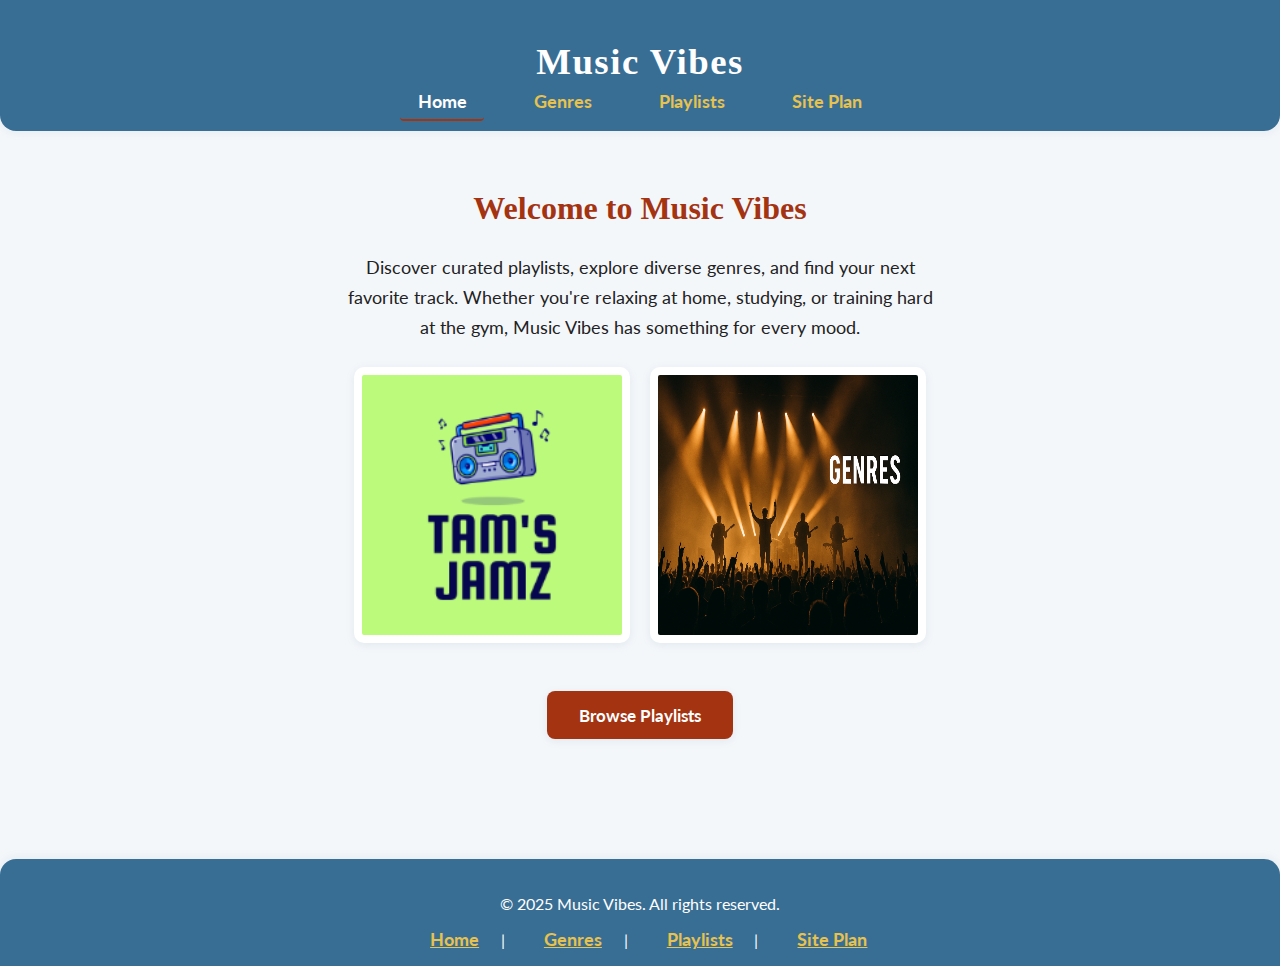
<file: wwr/mysite/index.html>
<!DOCTYPE html>
<html lang="en-us">
<head>
  <meta charset="UTF-8">
  <title>Music Vibes | Home</title>
  <meta name="viewport" content="width=device-width, initial-scale=1" />
  <link rel="stylesheet" href="styles/styles.css">
  <link href="https://fonts.googleapis.com/css?family=IM+Fell+French+Canon+SC:400,700|Lato:400,700&display=swap" rel="stylesheet">
</head>
<body>
  <header>
    <h1>Music Vibes</h1>
    <nav aria-label="Main site navigation">
      <ul>
        <li><a href="index.html" class="active" aria-current="page">Home</a></li>
        <li><a href="genre.html">Genres</a></li>
        <li><a href="playlists.html">Playlists</a></li>
        <li><a href="site-plan.html">Site Plan</a></li>
      </ul>
    </nav>
  </header>

  <main>
    <section class="hero">
      <h2>Welcome to Music Vibes</h2>
      <p>
        Discover curated playlists, explore diverse genres, and find your next favorite track. Whether you're relaxing at home, studying, or training hard at the gym, Music Vibes has something for every mood.
      </p>
      <div class="image-row">
        <img src="images/75fe9f7c15bd4133aff94d66bab55986-free.png" alt="Music Vibes logo and homepage image" loading="lazy">
        <img src="images/home2.png" alt="Atmospheric music-themed illustration" loading="lazy">
      </div>
      <a href="playlists.html" class="cta-button">Browse Playlists</a>
    </section>
  </main>

  <footer>
    <p>&copy; 2025 Music Vibes. All rights reserved.</p>
    <nav aria-label="Footer navigation">
      <a href="index.html">Home</a> |
      <a href="genre.html">Genres</a> |
      <a href="playlists.html">Playlists</a> |
      <a href="site-plan.html">Site Plan</a>
    </nav>
  </footer>
</body>
</html>
</file>
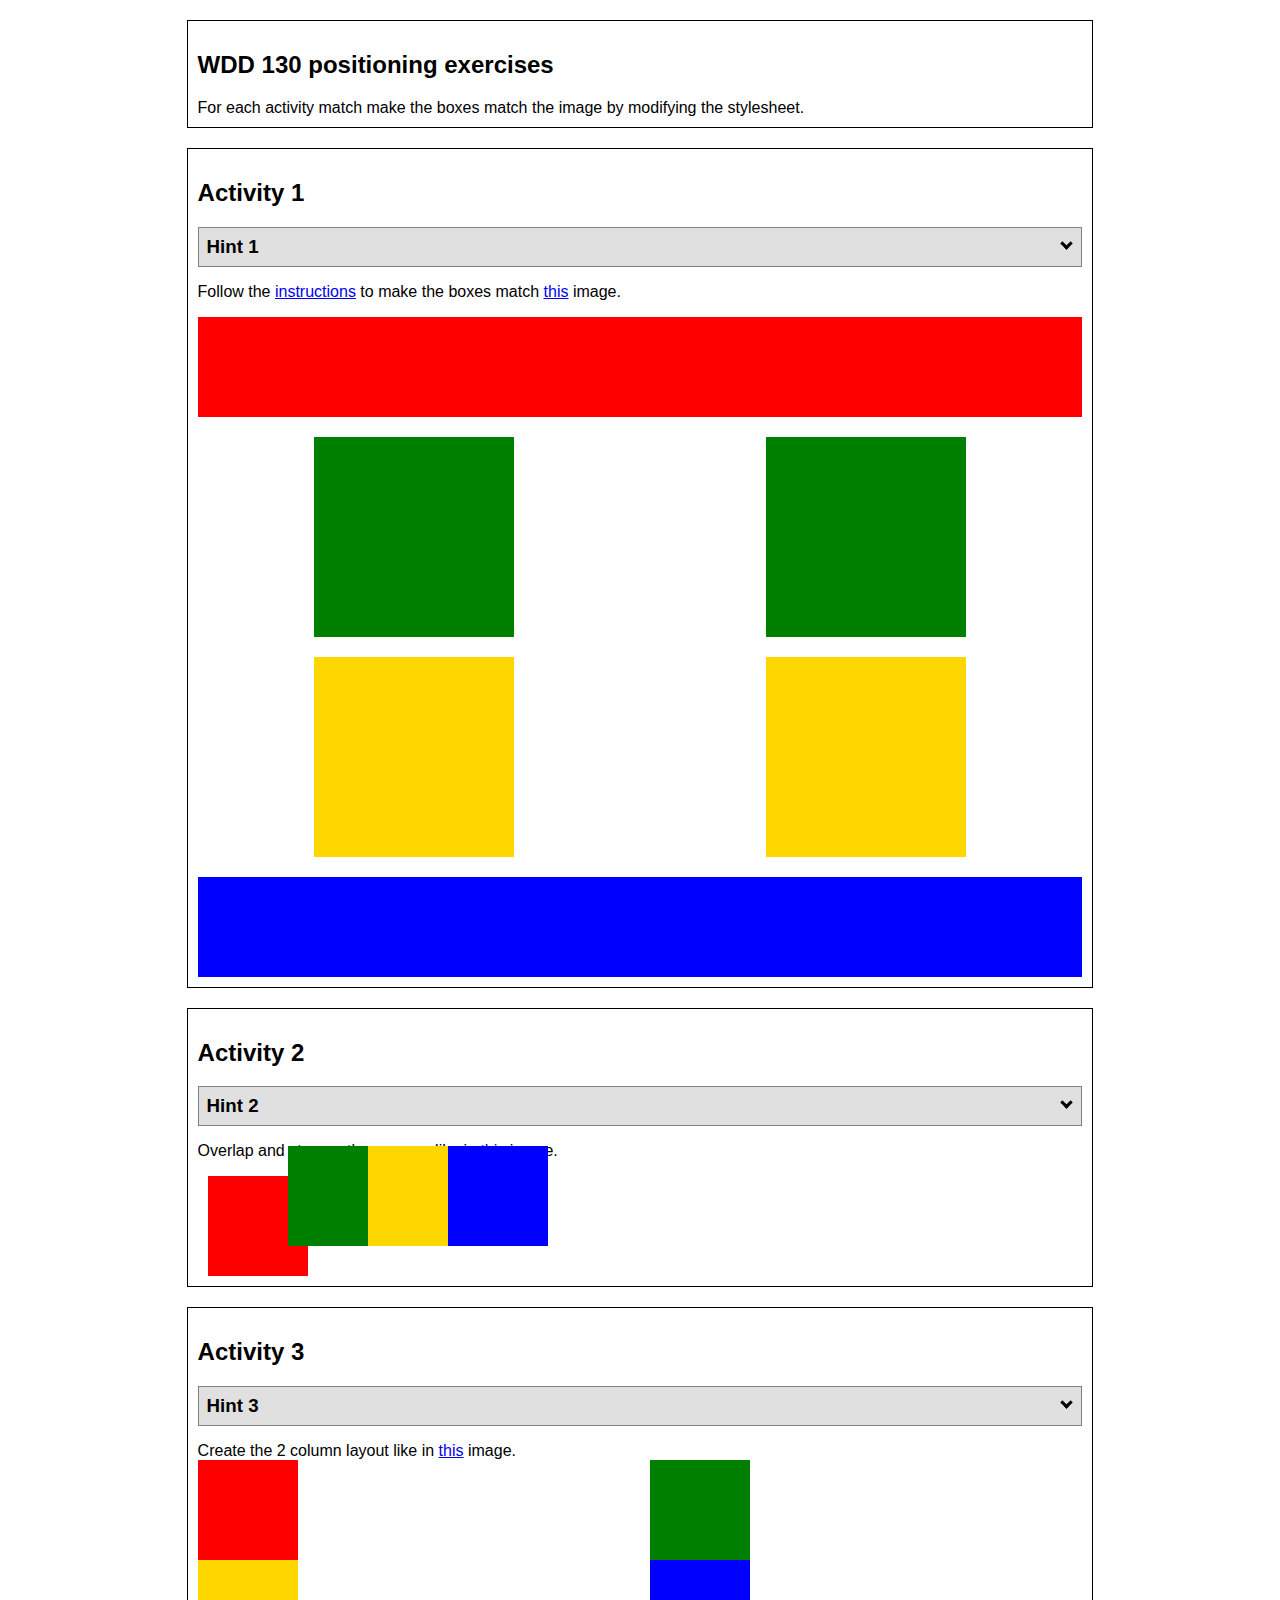
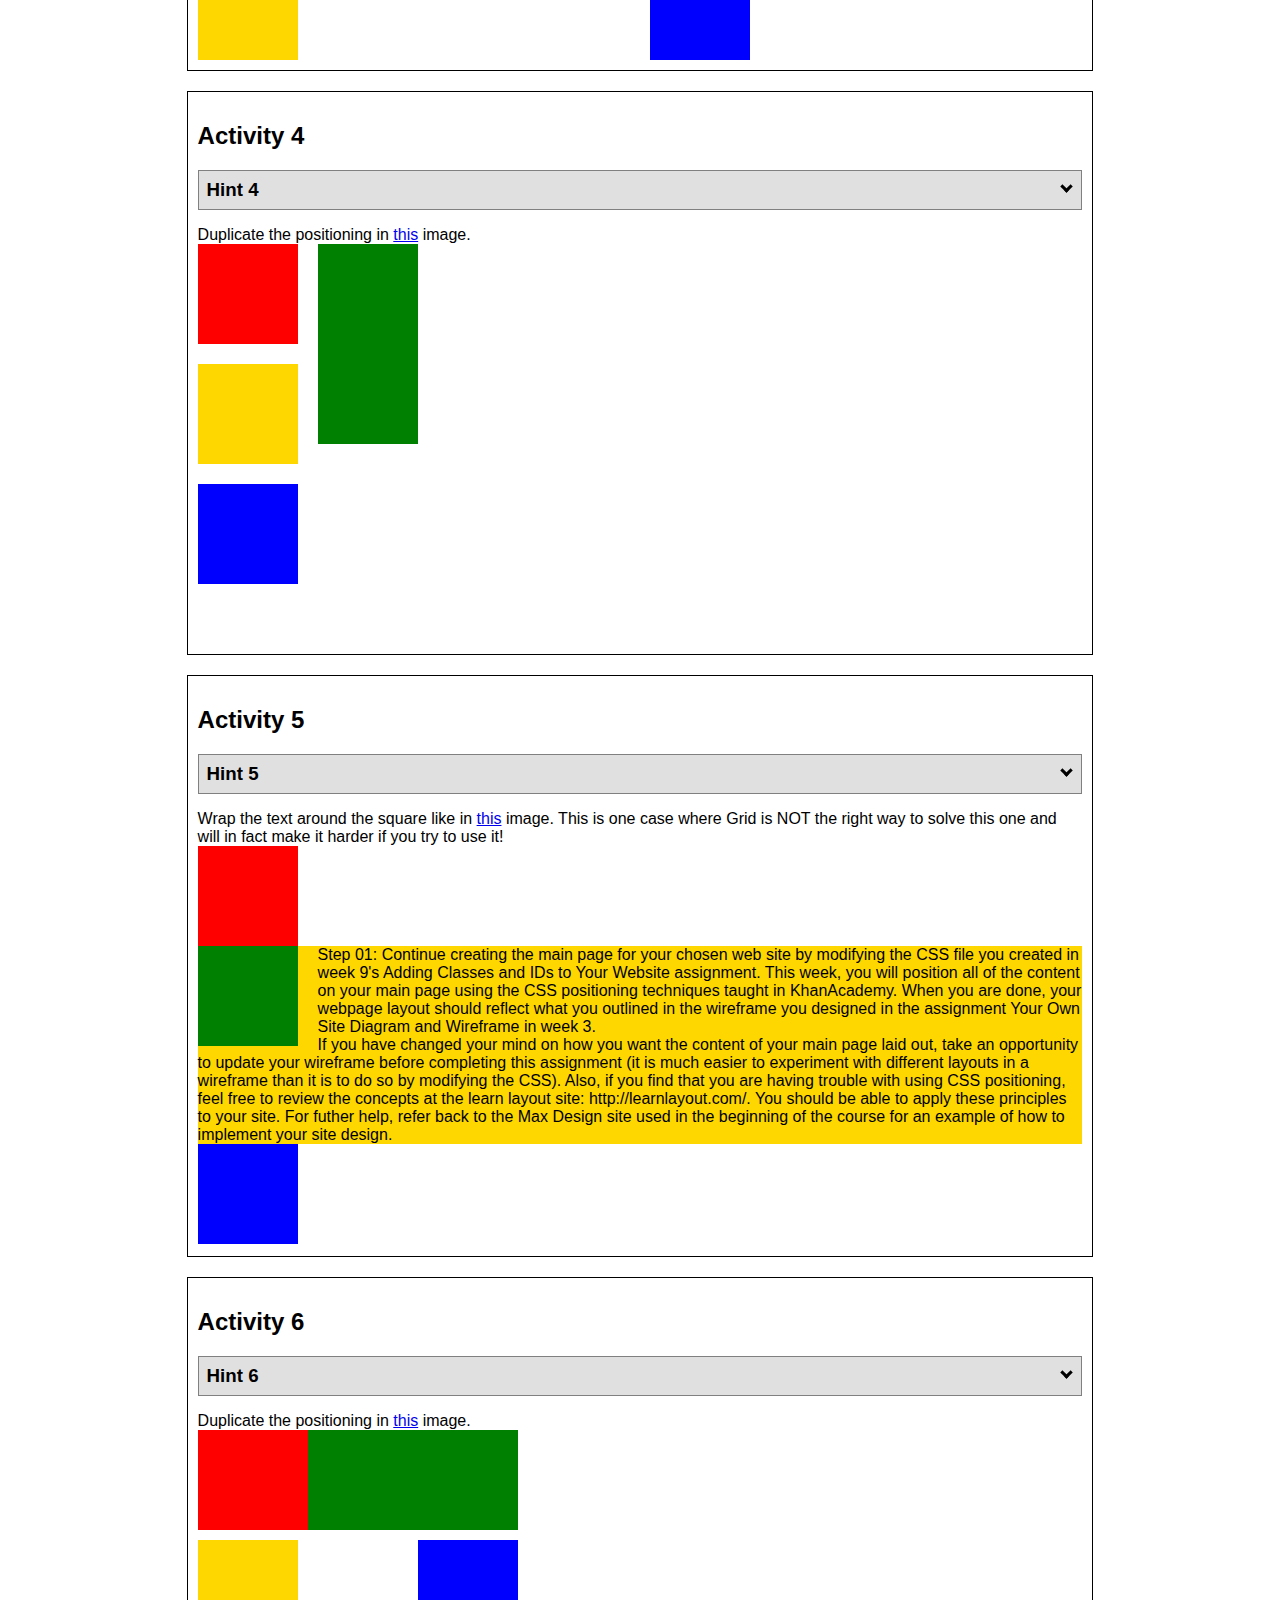
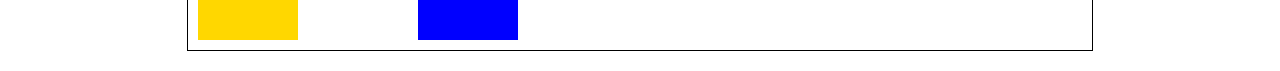
<file: positioning/positioning.html>
<!DOCTYPE html>
<html lang="en">
  <head>
    <!-- HTML - Name: positioning.html -->
    <title>Positioning Activity</title>
    <link rel="stylesheet" type="text/css" href="positionstyles.css" />
  </head>
  <body>
    <div class="activity">
      <h2>WDD 130 positioning exercises</h2>
      For each activity match make the boxes match the image by modifying the stylesheet.</div>
    <div class="activity">
      <h2>Activity 1</h2>
      <section class="hint"><input type="checkbox" ><i></i> <h3>Hint 1</h3><div><p>Check out the <a href="https://byui-wdd.github.io/wdd130/activities/w06-css-positioning.html" target="_blank">activity instructions</a> in Ilearn!</p></div></section>
      <p>Follow the <a href="https://byui-wdd.github.io/wdd130/activities/w06-css-positioning.html" target="_blank">instructions</a> to make the boxes match  <a href="https://byui-wdd.github.io/wdd130/images/example1.png" target="_blank">this</a> image.</p>
      <div class="content1" >
        <div class="red1" ></div>
        <div class="green1" ></div>
        <div class="green1" ></div>
        <div class="yellow1"></div>
        <div class="yellow1"></div>
        <div class="blue1"></div>
      </div>
    </div>
    <div class="activity">
      <h2>Activity 2</h2>
      <section class="hint"><input type="checkbox" > <h3>Hint 2</h3><i></i><div>
      <ul>
      <li>grid-template-columns: 50px 50px 50px 50px 50px </li></ul></div></section>
      <p>Overlap and stagger the squares like in <a href="https://byui-wdd.github.io/wdd130/images/example2.png" target="_blank">this</a> image.</p>
      <div class="content2" >
        <div class="red2" ></div>
        <div class="green2" ></div>
        <div class="yellow2"></div>
        <div class="blue2"></div>
      </div>
    </div>
    <div class="activity">
      <h2>Activity 3</h2>
      <section class="hint"><input type="checkbox" > <h3>Hint 3</h3><i></i><div><p>This one is going to be best solved with CSS Grid. Remember to make the boxes the right width first...then start moving them around. </p><h4>Properties used:</h4><ul><li>display:grid;</li><li>grid-template-columns:</li><li>grid-column-gap:</li>
        <li>grid-column:</li>  </ul></div></section>
      Create the 2 column layout like in <a href="https://byui-wdd.github.io/wdd130/images/example3.png" target="_blank">this</a>  image.
      <div class="content3" >
        <div class="red3" ></div>
        <div class="green3" ></div>
        <div class="yellow3"></div>
        <div class="blue3"></div>
      </div>
    </div>
    <div class="activity">
      <h2>Activity 4</h2>
      <section class="hint"><input type="checkbox" > <h3>Hint 4</h3><i></i><div><p>For the others we have been primarily concerned with width. For this one you will need to adjust height as well. </p><h4>Properties used:</h4><ul><li>display:grid;</li><li>grid-template-columns:</li><li>grid-row:</li></ul></div></section>
      Duplicate the positioning in <a href="https://byui-wdd.github.io/wdd130/images/example4.png" target="_blank">this</a> image. 
      <div class="content4" >
        <div class="red4" ></div>
        <div class="green4" ></div>
        <div class="yellow4"></div>
        <div class="blue4"></div>
      </div>
    </div>

    <div class="activity">
      <h2>Activity 5</h2>
      <section class="hint"><input type="checkbox" > <h3>Hint 5</h3><i></i><div><p>Grid is <strong>not</strong> the right way to do this.  In fact there is only one way to really do that...and that is with float. Remember that we float the thing we want the text to wrap around.  Also remember to start by making all the shapes the right size and shape.</p><h4>Properties used:</h4><ul><li>float: left;</li></ul></div></section>
      Wrap the text around the square like in <a href="https://byui-wdd.github.io/wdd130/images/example5.png" target="_blank">this</a> image. This is one case where Grid is NOT the right way to solve this one and will in fact make it harder if you try to use it!
      <div class="content5" >
        <div class="red5" ></div>
        <div class="green5" ></div>
        <div class="yellow5">Step 01: Continue creating the main page for your chosen web site by modifying the CSS file you created in week 9's Adding Classes and IDs to Your Website assignment. This week, you will position all of the content on your main page using the CSS positioning techniques taught in KhanAcademy. When you are done, your webpage layout should reflect what you outlined in the wireframe you designed in the assignment Your Own Site Diagram and Wireframe in week 3. <br />
          If you have changed your mind on how you want the content of your main page laid out, take an opportunity to update your wireframe before completing this assignment (it is much easier to experiment with different layouts in a wireframe than it is to do so by modifying the CSS). Also, if you find that you are having trouble with using CSS positioning, feel free to review the concepts at the learn layout site: http://learnlayout.com/. You should be able to apply these principles to your site. For futher help, refer back to the Max Design site used in the beginning of the course for an example of how to implement your site design.</div>
        <div class="blue5"></div>
      </div>
    </div>
    <div class="activity">
      <h2>Activity 6</h2>
      <section class="hint"><input type="checkbox" > <h3>Hint 6</h3><i></i><div><p>This one is all about visualizing the grid behind the layout. If you are having a hard time doing that first: all the sizes are even multiples of 100, and second here is another example with the lines drawn: <a href="https://byui-wdd.github.io/wdd130/images/example6-hint.png" target="_blank">example 6 with lines</a>. For this one you will find it easiest if you use px for the column width. You can also use <kbd>z-index</kbd> to control the element layering.    </p><h4>Properties used:</h4><ul><li>display:grid;</li><li>grid-template-columns:</li><li>grid-column:</li><li>grid-row:</li><li><a href="https://www.w3schools.com/cssref/pr_pos_z-index.asp" target="_blank">z-index:</a></li></ul></div></section>
      Duplicate the positioning in <a href="https://byui-wdd.github.io/wdd130/images/example6.png" target="_blank">this</a> image.
      <div class="content6" >
        <div class="red6" ></div>
        <div class="green6" ></div>
        <div class="yellow6"></div>
        <div class="blue6"></div>
      </div>
    </div>
  </body>
</html>
</file>
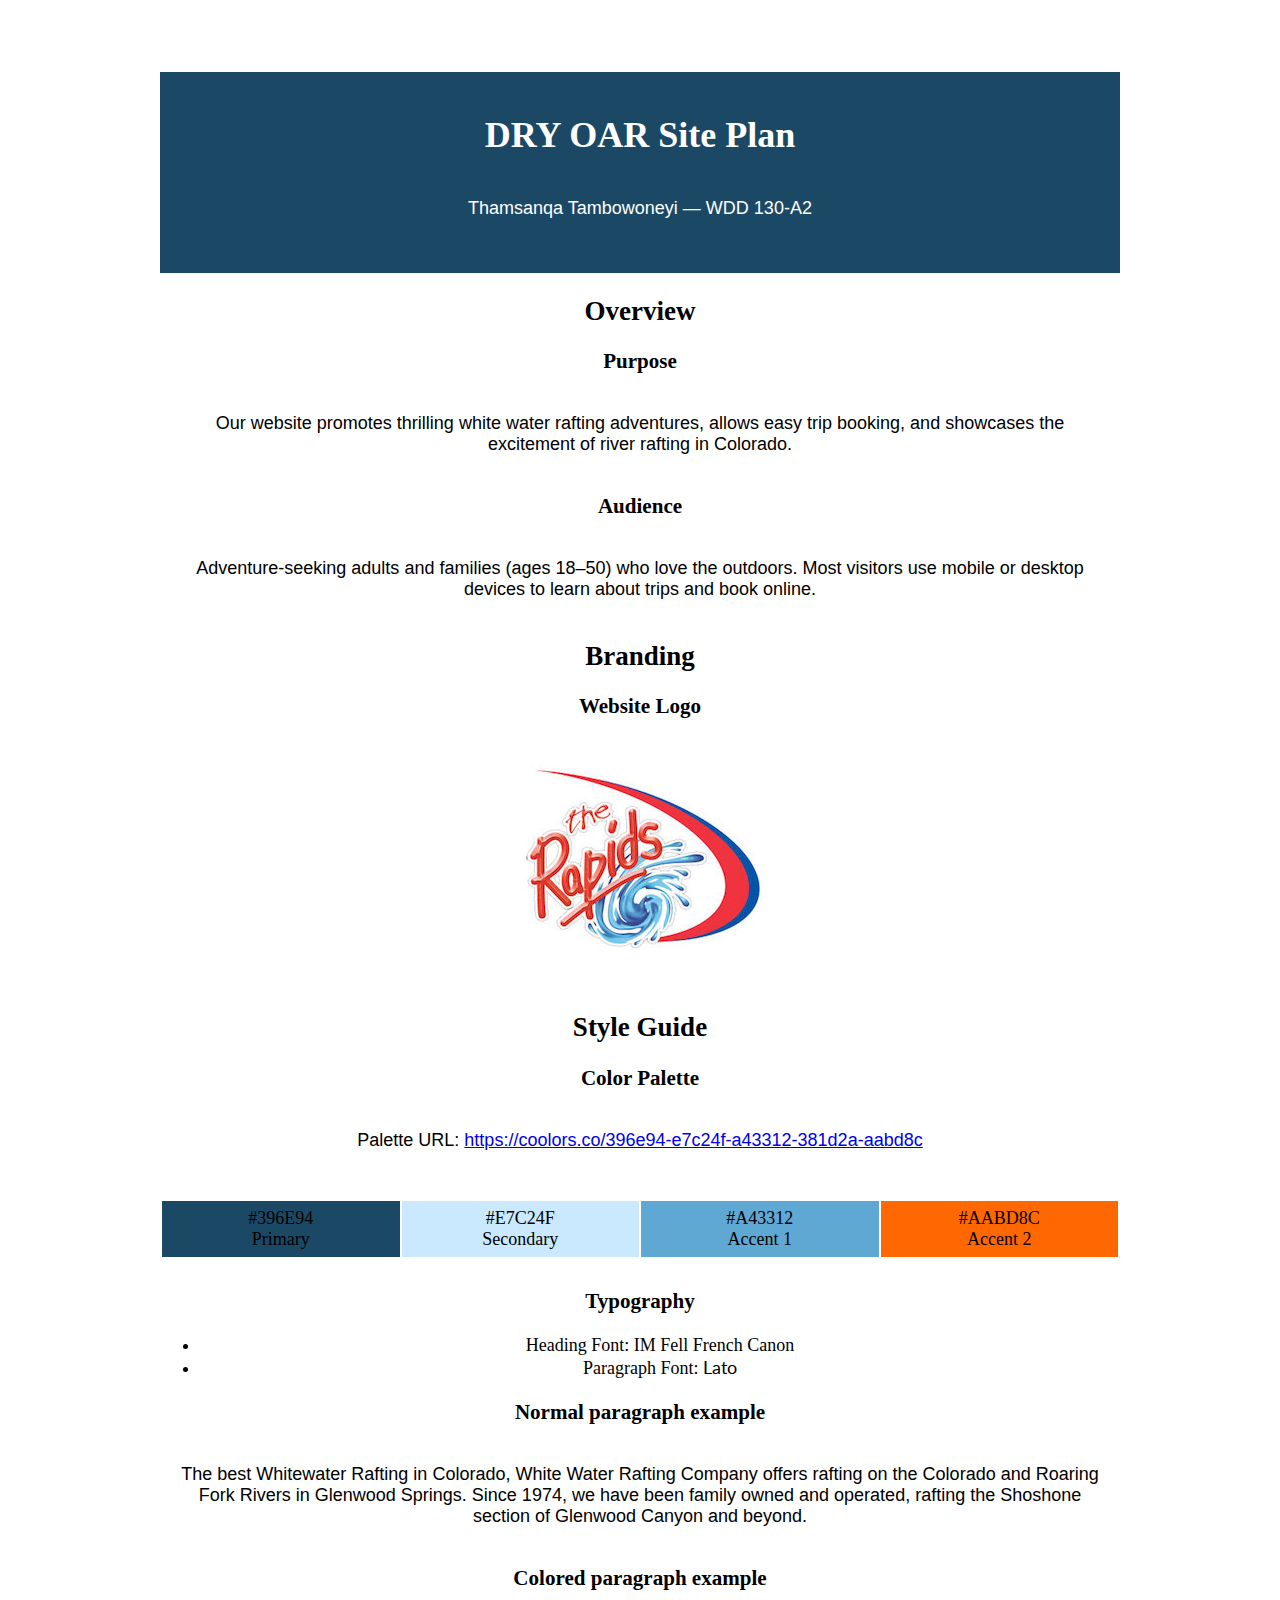
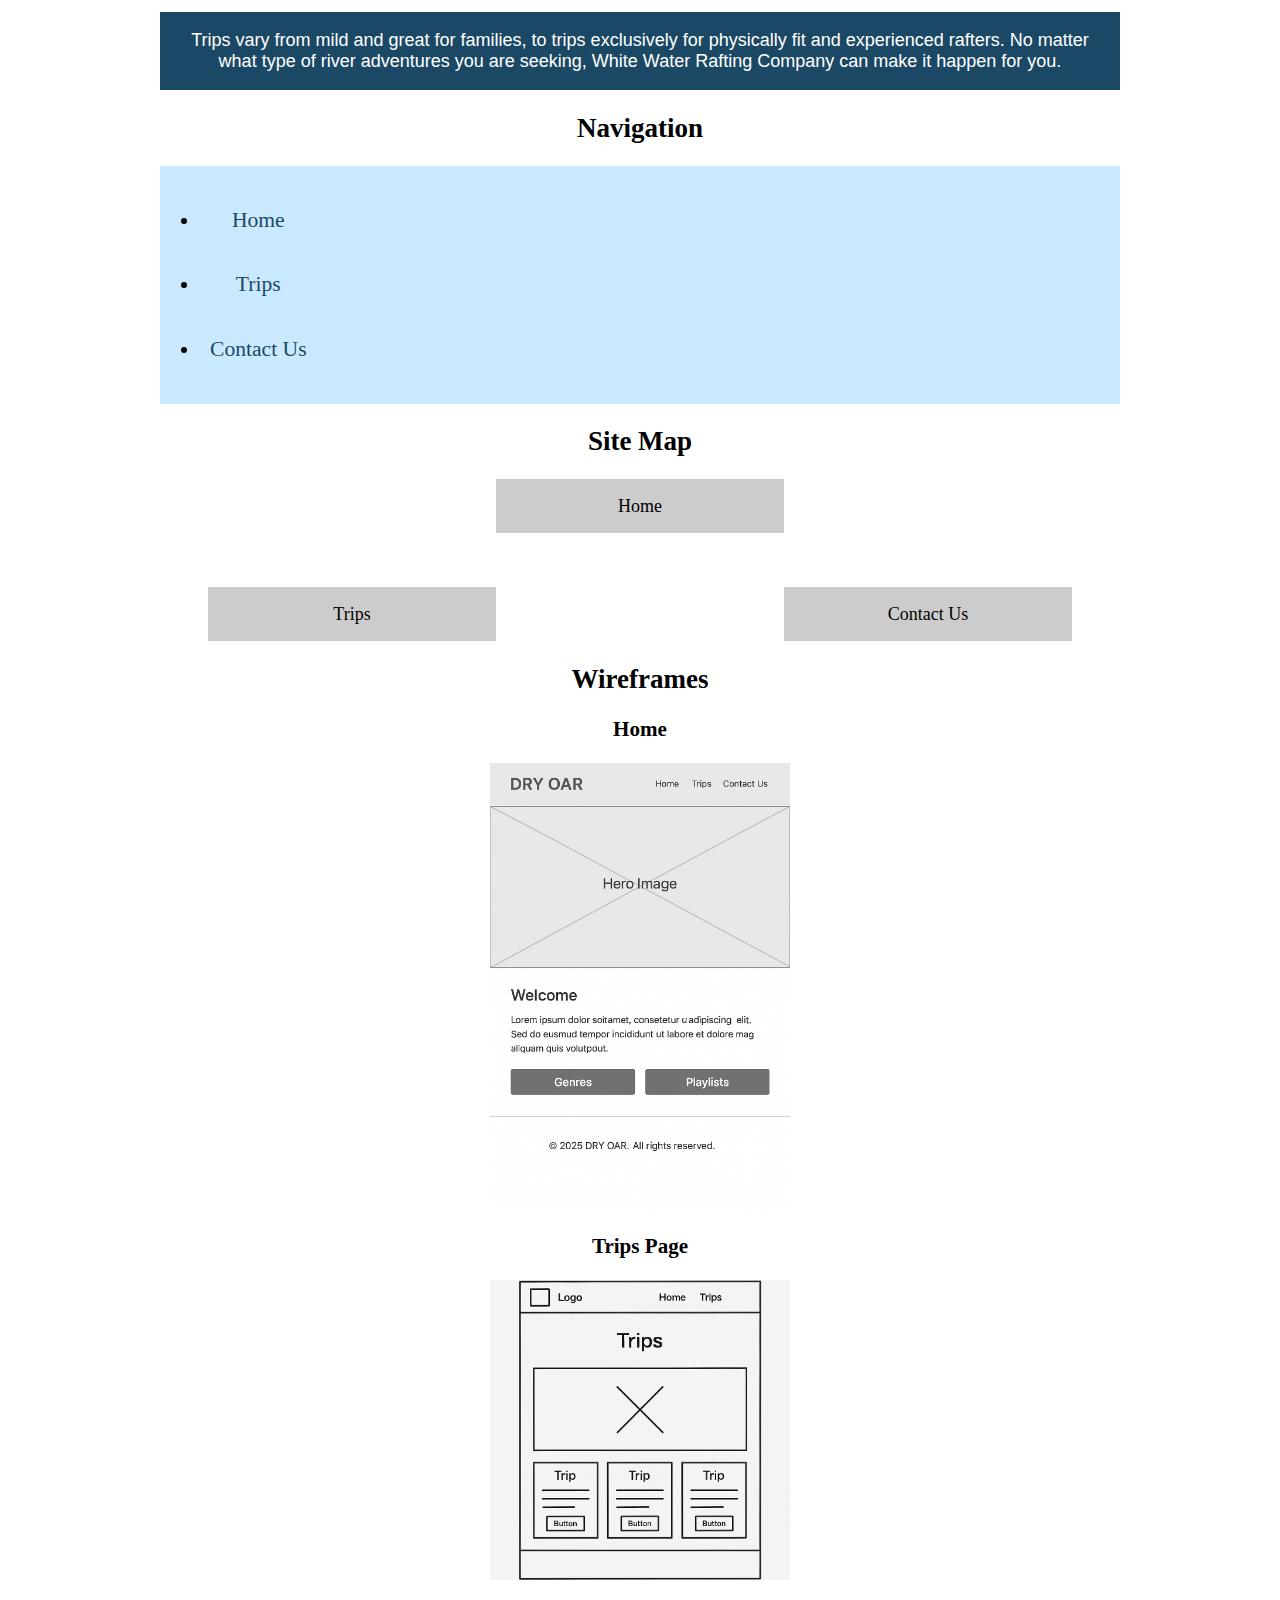
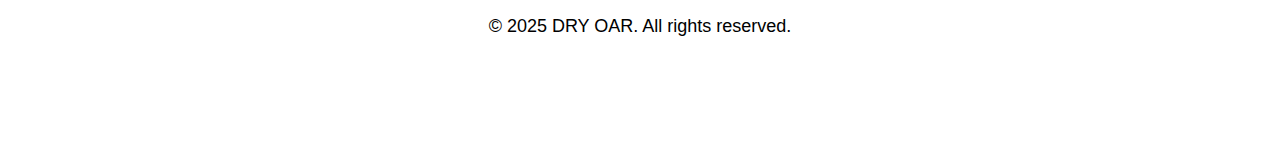
<file: wwr/site-plan-rafting.html>
<!DOCTYPE html>
<html lang="en-us">

<head>
  <meta charset="utf-8" />
  <title>DRY OAR Site Plan</title>
  <meta name="viewport" content="width=device-width, initial-scale=1" />
  <link rel="stylesheet" href="styles/site-plan-rafting.css" />
  <link href="https://fonts.googleapis.com/css?family=IM+Fell+French+Canon:400,700|Lato:400,700&display=swap" rel="stylesheet">
</head>

<body>
  <header>
    <h1>DRY OAR Site Plan</h1>
    <p class="author">Thamsanqa Tambowoneyi — WDD 130-A2</p>
  </header>

  <main>
    <section aria-labelledby="overview">
      <h2 id="overview">Overview</h2>
      <h3>Purpose</h3>
      <p>
        Our website promotes thrilling white water rafting adventures, allows easy trip booking, and showcases the excitement of river rafting in Colorado.
      </p>
      <h3>Audience</h3>
      <p>
        Adventure-seeking adults and families (ages 18–50) who love the outdoors. Most visitors use mobile or desktop devices to learn about trips and book online.
      </p>
    </section>

    <section aria-labelledby="branding">
      <h2 id="branding">Branding</h2>
      <h3>Website Logo</h3>
      <img src="images/Rapids_logo.jpg" alt="Dry Oar company logo with stylized rapids" class="logo" />
    </section>

    <section aria-labelledby="style-guide">
      <h2 id="style-guide">Style Guide</h2>
      <h3>Color Palette</h3>
      <p>
        Palette URL:
        <a href="https://coolors.co/396e94-e7c24f-a43312-381d2a-aabd8c" target="_blank" rel="noopener">
          https://coolors.co/396e94-e7c24f-a43312-381d2a-aabd8c
        </a>
      </p>
      <table class="colors">
        <tr>
          <td class="primary">#396E94<br>Primary</td>
          <td class="secondary">#E7C24F<br>Secondary</td>
          <td class="accent1">#A43312<br>Accent 1</td>
          <td class="accent2">#AABD8C<br>Accent 2</td>
        </tr>
      </table>

      <h3>Typography</h3>
      <ul>
        <li>Heading Font: <span style="font-family:'IM Fell French Canon', serif;">IM Fell French Canon</span></li>
        <li>Paragraph Font: <span style="font-family:'Lato', sans-serif;">Lato</span></li>
      </ul>

      <h3>Normal paragraph example</h3>
      <p>
        The best Whitewater Rafting in Colorado, White Water Rafting Company offers rafting on the Colorado and Roaring Fork Rivers in Glenwood Springs. Since 1974, we have been family owned and operated, rafting the Shoshone section of Glenwood Canyon and beyond.
      </p>

      <h3>Colored paragraph example</h3>
      <p class="colored">
        Trips vary from mild and great for families, to trips exclusively for physically fit and experienced rafters. No matter what type of river adventures you are seeking, White Water Rafting Company can make it happen for you.
      </p>
    </section>

    <section aria-labelledby="navigation">
      <h2 id="navigation">Navigation</h2>
      <nav aria-label="Main site navigation">
        <ul>
          <li><a href="index.html">Home</a></li>
          <li><a href="#">Trips</a></li>
          <li><a href="contactus.html">Contact Us</a></li>
        </ul>
      </nav>
    </section>

    <section aria-labelledby="site-map">
      <h2 id="site-map">Site Map</h2>
      <div class="sitemap">
        <div class="sm-home">Home</div>
        <div class="sm-page2">Trips</div>
        <div class="sm-page3">Contact Us</div>
      </div>
    </section>

    <section aria-labelledby="wireframes">
      <h2 id="wireframes">Wireframes</h2>
      <div class="wireframes">
        <div>
          <h3>Home</h3>
          <img src="images/wireframe.png" alt="Wireframe of the Home page layout" class="wireframe" />
        </div>
        <div>
          <h3>Trips Page</h3>
          <img src="images/wireframe_trips.png" alt="Wireframe of the Trips page layout" class="wireframe" />
        </div>
      </div>
    </section>
  </main>

  <footer>
    <p>&copy; 2025 DRY OAR. All rights reserved.</p>
  </footer>
</body>

</html>
</file>
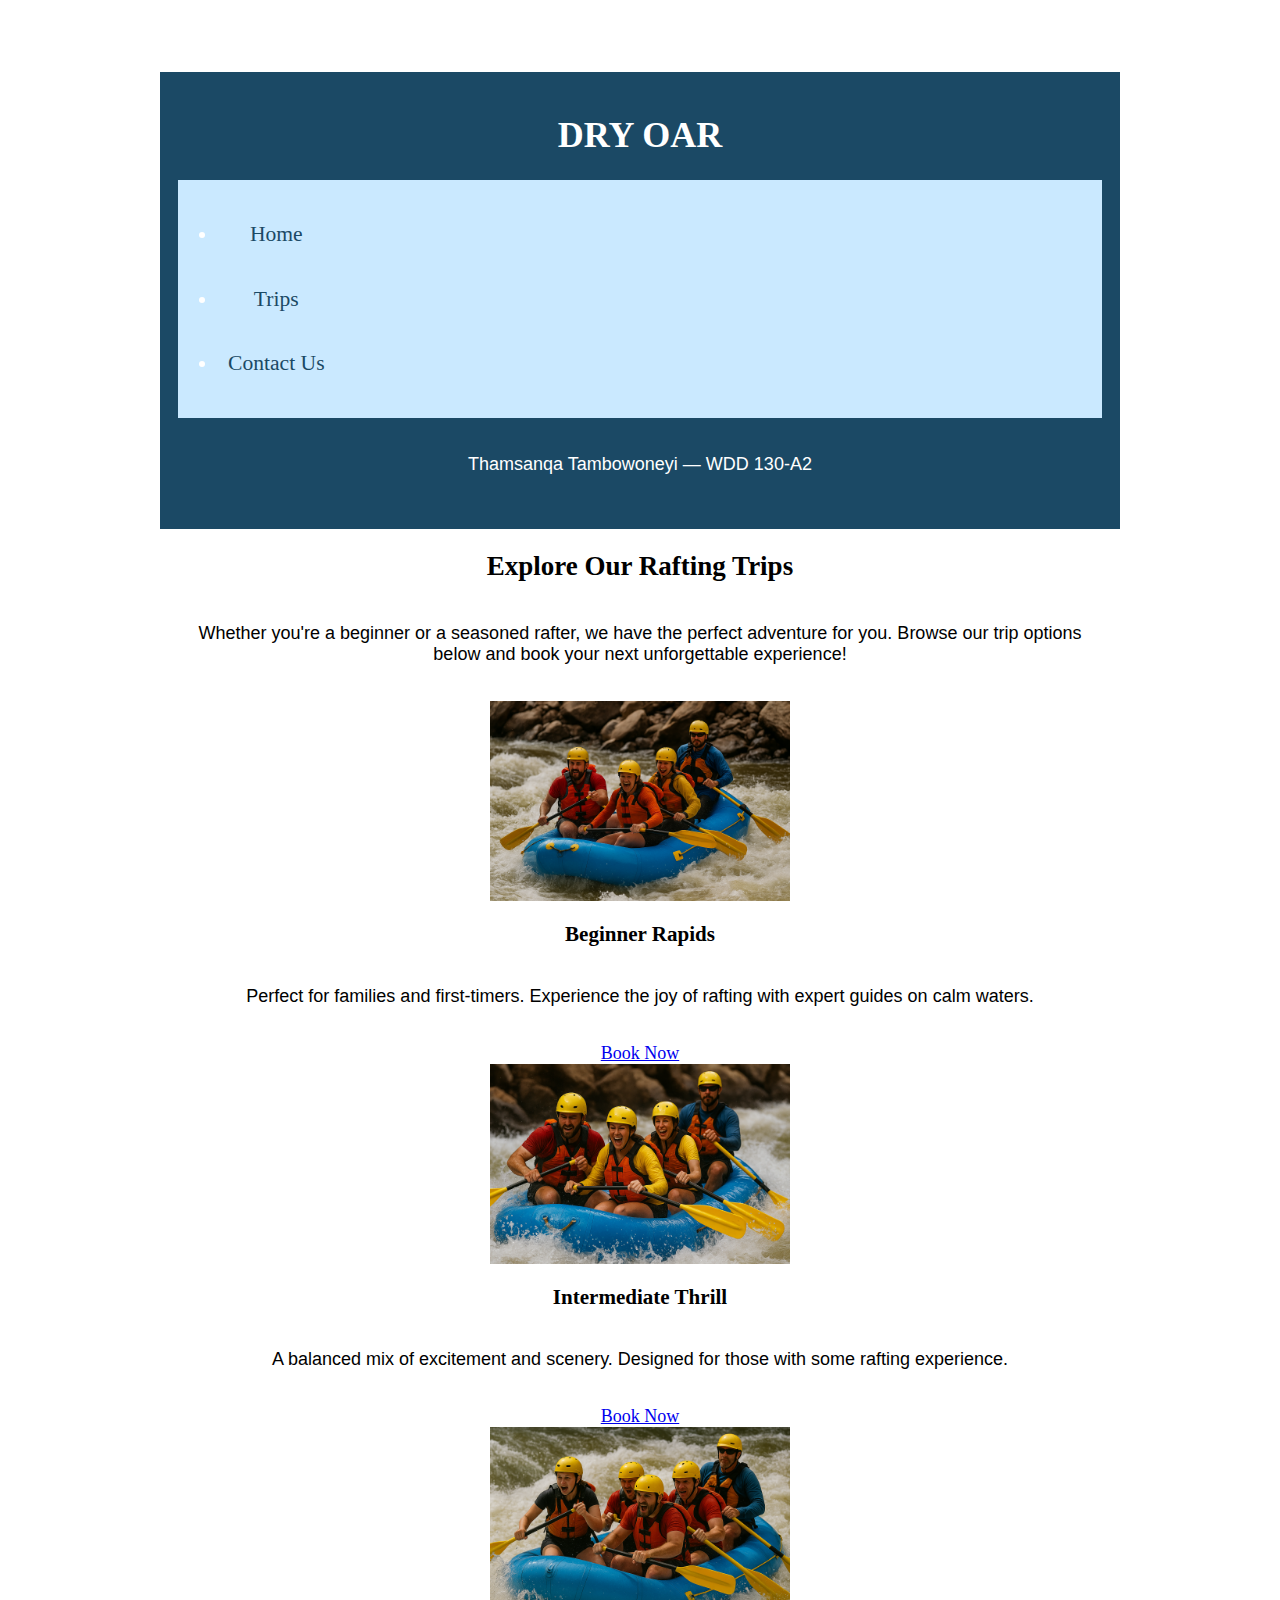
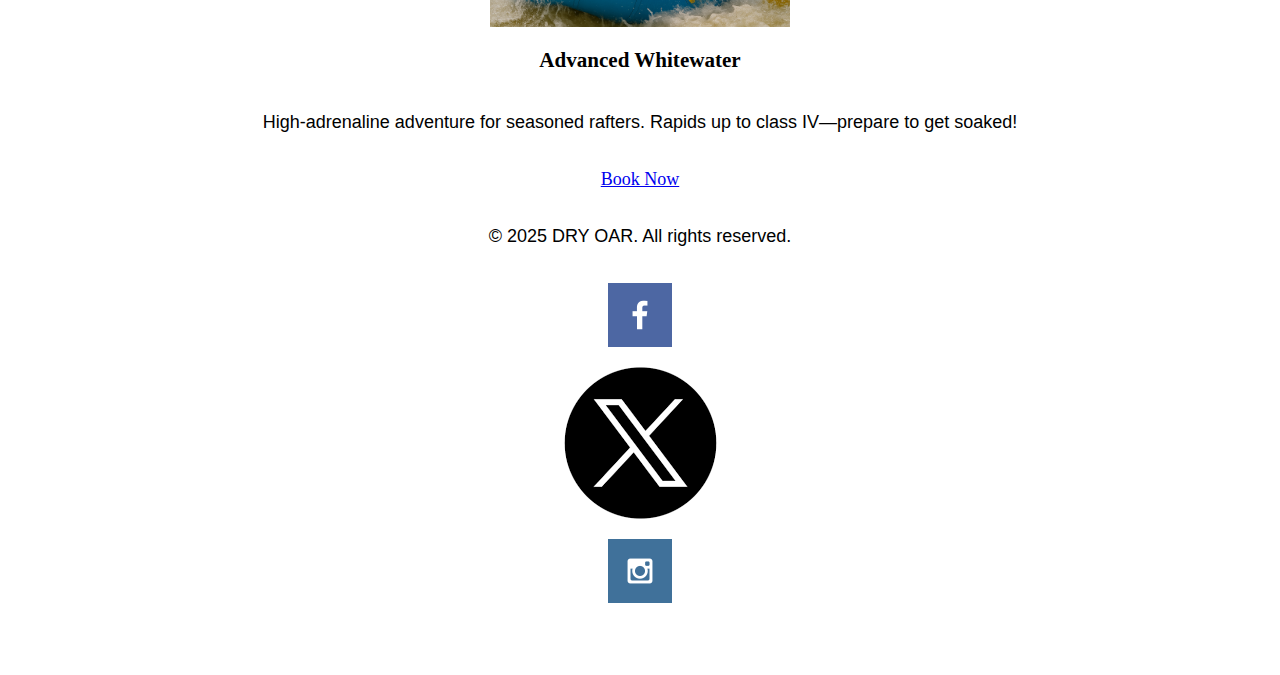
<file: wwr/trips.html>
<!DOCTYPE html>

<html lang="en-us">
<head>
  <meta charset="utf-8" />
  <title>DRY OAR | Trips</title>
  <meta name="viewport" content="width=device-width, initial-scale=1" />
  <link rel="stylesheet" href="styles/site-plan-rafting.css" />
  <link href="https://fonts.googleapis.com/css?family=IM+Fell+French+Canon:400,700|Lato:400,700&display=swap" rel="stylesheet">
</head>
<body>
  <header>
    <h1>DRY OAR</h1>
    <nav>
      <ul>
        <li><a href="index.html">Home</a></li>
        <li><a href="trips.html" class="active">Trips</a></li>
        <li><a href="contactus.html">Contact Us</a></li>
      </ul>
    </nav>
    <p class="author">Thamsanqa Tambowoneyi — WDD 130-A2</p>
  </header>
  <main>
    <section class="trips">
      <h2>Explore Our Rafting Trips</h2>
      <p>
        Whether you're a beginner or a seasoned rafter, we have the perfect adventure for you. Browse our trip options below and book your next unforgettable experience!
      </p>
      <div class="trip-grid">
        <div class="trip-card">
          <img src="images/rafting1.png" alt="Beginner Rapids rafting adventure" />
          <h3>Beginner Rapids</h3>
          <p>Perfect for families and first-timers. Experience the joy of rafting with expert guides on calm waters.</p>
          <a class="button" href="#">Book Now</a>
        </div>
        <div class="trip-card">
          <img src="images/rafting2.png" alt="Intermediate Thrill rafting adventure" />
          <h3>Intermediate Thrill</h3>
          <p>A balanced mix of excitement and scenery. Designed for those with some rafting experience.</p>
          <a class="button" href="#">Book Now</a>
        </div>
        <div class="trip-card">
          <img src="images/rafting3.png" alt="Advanced Whitewater rafting adventure" />
          <h3>Advanced Whitewater</h3>
          <p>High-adrenaline adventure for seasoned rafters. Rapids up to class IV—prepare to get soaked!</p>
          <a class="button" href="#">Book Now</a>
        </div>
      </div>
    </section>
  </main>
  <footer>
    <p>&copy; 2025 DRY OAR. All rights reserved.</p>
    <div class="social">
      <a href="#"><img src="images/facebook.png" alt="Facebook" /></a>
      <a href="#"><img src="images/x_icon.png" alt="Twitter" /></a>
      <a href="#"><img src="images/instagram.png" alt="Instagram" /></a>
    </div>
  </footer>
</body>
</html>
</file>
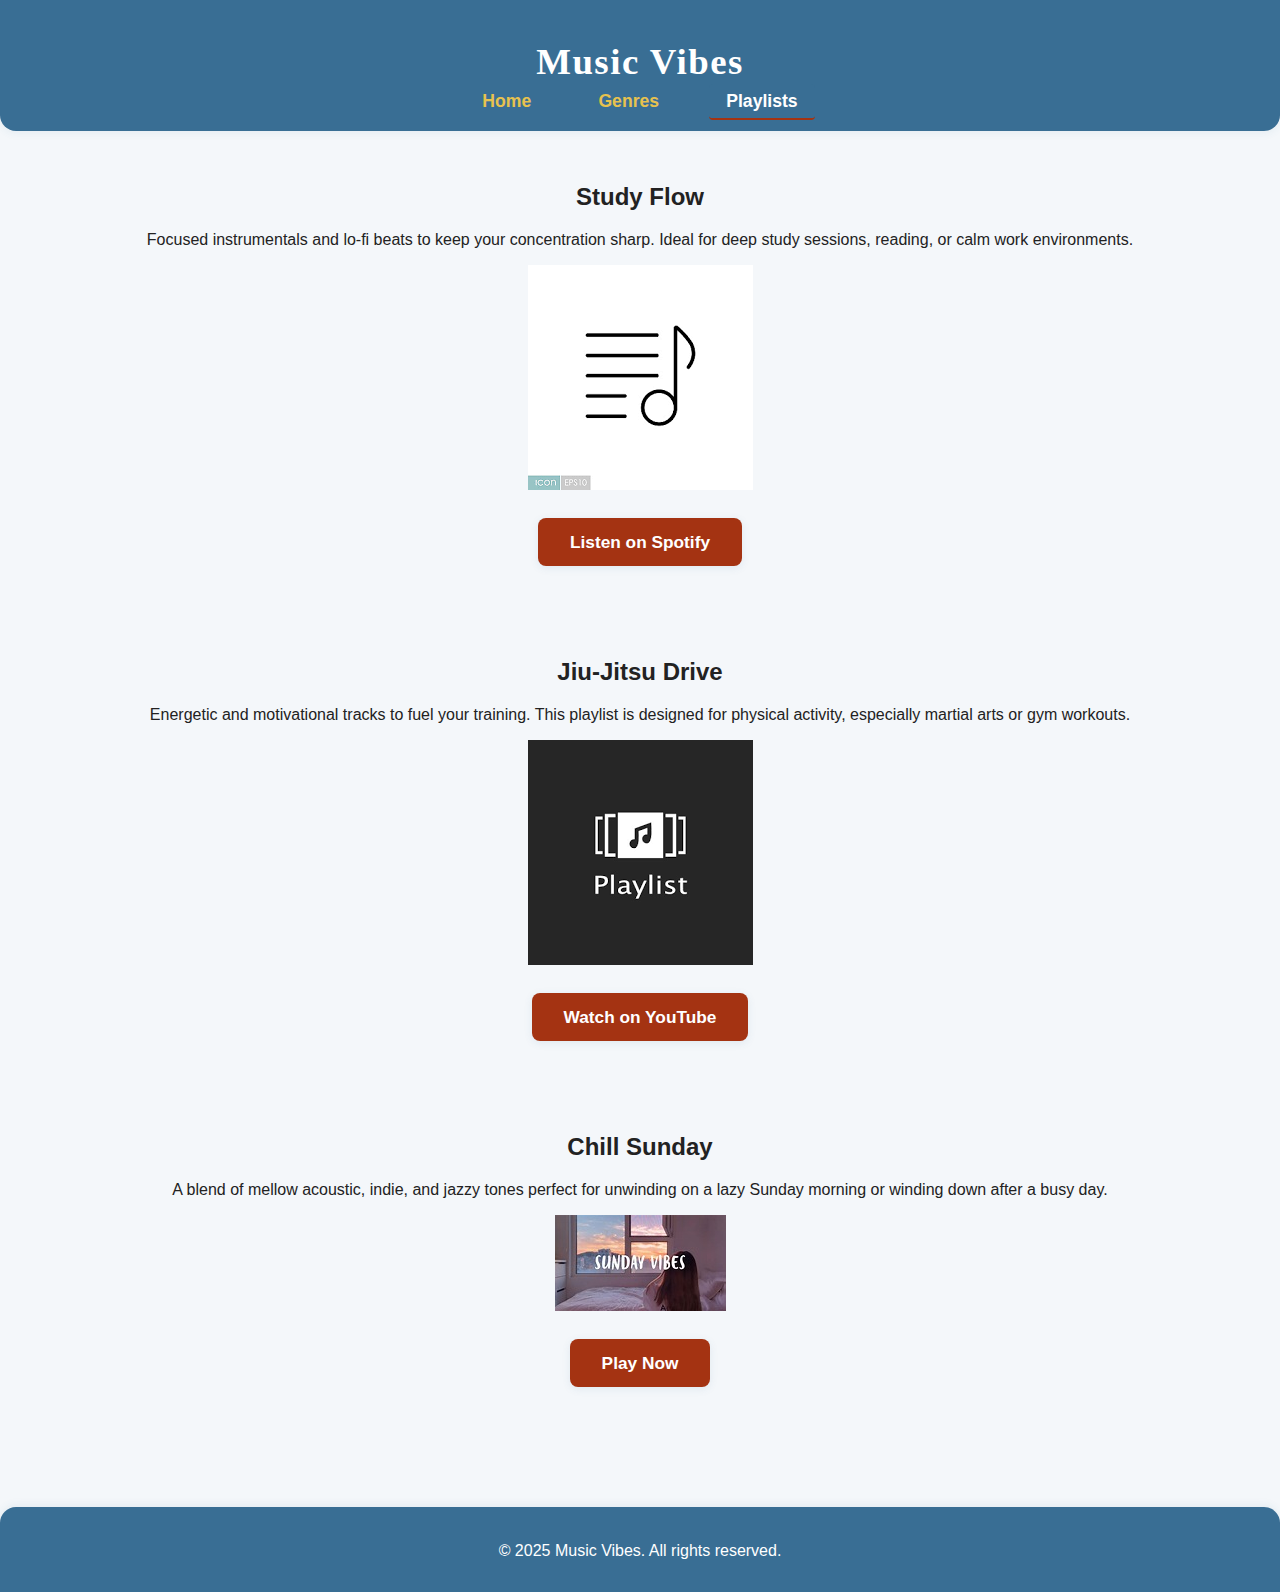
<file: wwr/mysite/playlists.html>
<!DOCTYPE html>
<html lang="en-us">
<head>
  <meta charset="utf-8" />
  <title>Playlists - Music Vibes</title>
  <meta name="viewport" content="width=device-width, initial-scale=1" />
  <!-- Use the main styles file for consistency across pages -->
  <link rel="stylesheet" href="styles/styles.css" />
</head>
<body>
  <header>
    <h1>Music Vibes</h1>
    <nav aria-label="Main site navigation">
      <ul>
        <li><a href="index.html">Home</a></li>
        <li><a href="genres.html">Genres</a></li>
        <li><a href="playlists.html" class="active" aria-current="page">Playlists</a></li>
      </ul>
    </nav>
  </header>

  <main>
    <section class="playlist-block">
      <h2>Study Flow</h2>
      <p>
        Focused instrumentals and lo-fi beats to keep your concentration sharp. Ideal for deep study sessions, reading, or calm work environments.
      </p>
      <div class="playlist-images">
        <img src="images/playlist.png" alt="Study Flow playlist cover" />
      </div>
      <a href="https://open.spotify.com" target="_blank" rel="noopener" class="cta-button">Listen on Spotify</a>
    </section>

    <section class="playlist-block">
      <h2>Jiu-Jitsu Drive</h2>
      <p>
        Energetic and motivational tracks to fuel your training. This playlist is designed for physical activity, especially martial arts or gym workouts.
      </p>
      <div class="playlist-images">
        <img src="images/playlist2.png" alt="Jiu-Jitsu Drive playlist cover" />
      </div>
      <a href="https://youtube.com" target="_blank" rel="noopener" class="cta-button">Watch on YouTube</a>
    </section>

    <section class="playlist-block">
      <h2>Chill Sunday</h2>
      <p>
        A blend of mellow acoustic, indie, and jazzy tones perfect for unwinding on a lazy Sunday morning or winding down after a busy day.
      </p>
      <div class="playlist-images">
        <img src="images/playlist.jfif" alt="Chill Sunday playlist cover" />
      </div>
      <a href="https://open.spotify.com" target="_blank" rel="noopener" class="cta-button">Play Now</a>
    </section>
  </main>

  <footer>
    <p>&copy; 2025 Music Vibes. All rights reserved.</p>
  </footer>
</body>
</html>
</file>
<file: wwr/mysite/styles/styles.css>
/* Fonts & Base */
body {
  font-family: 'Lato', sans-serif;
  margin: 0;
  padding: 0;
  background-color: #f4f7fa;
  color: #222;
  min-height: 100vh;
}

/* Header */
header {
  background-color: #396E94;
  color: white;
  padding: 2rem 0 1.2rem 0;
  display: flex;
  flex-direction: column;
  align-items: center;
  border-radius: 0 0 16px 16px;
  box-shadow: 0 2px 8px rgba(57,110,148,0.08);
}

header h1 {
  font-family: 'IM Fell French Canon SC', serif;
  margin: 0.5rem 0;
  font-size: 2.3rem;
  letter-spacing: 1.5px;
}

/* Navigation */
nav ul {
  list-style: none;
  display: flex;
  gap: 2rem;
  padding: 0;
  margin: 0;
  flex-wrap: wrap;
  justify-content: center;
}

nav a {
  color: #E7C24F;
  text-decoration: none;
  font-weight: bold;
  font-size: 1.1em;
  padding: 0.4em 1em;
  border-radius: 4px;
  transition: background 0.2s, color 0.2s;
}

nav a.active,
nav a:hover,
nav a:focus {
  color: #fff;
  background-color: #396E94;
  border-bottom: 2px solid #A43312;
}

/* Main layout */
main {
  display: grid;
  grid-template-columns: 1fr;
  gap: 2rem;
  padding: 2rem 1rem;
  text-align: center;
}

/* Hero Section */
.hero h2 {
  font-family: 'IM Fell French Canon SC', serif;
  font-size: 2rem;
  color: #A43312;
}

.hero p {
  max-width: 600px;
  margin: 0 auto 1.5rem auto;
  font-size: 1.1rem;
  line-height: 1.7;
}

.image-row {
  display: flex;
  justify-content: center;
  flex-wrap: wrap;
  gap: 1.2rem;
  margin: 1.5rem 0;
}

.image-row img {
  max-width: 260px;
  width: 100%;
  border-radius: 10px;
  box-shadow: 0 2px 8px rgba(57,110,148,0.10);
  background: #fff;
  padding: 0.5em;
}

/* Call-to-action button */
.cta-button {
  background-color: #A43312;
  color: white;
  padding: 0.85rem 2rem;
  border: none;
  border-radius: 8px;
  font-size: 1.08rem;
  text-decoration: none;
  display: inline-block;
  margin-top: 1.5rem;
  font-weight: bold;
  transition: background 0.3s, color 0.3s, box-shadow 0.2s;
  box-shadow: 0 2px 8px rgba(57,110,148,0.10);
}

.cta-button:hover,
.cta-button:focus {
  background-color: #E7C24F;
  color: #222;
  box-shadow: 0 4px 16px rgba(164,51,18,0.12);
}

/* Footer */
footer {
  background-color: #396E94;
  color: white;
  padding: 1.2rem 0 1rem 0;
  text-align: center;
  font-size: 1rem;
  border-radius: 16px 16px 0 0;
  margin-top: 3em;
  box-shadow: 0 -2px 8px rgba(57,110,148,0.08);
}

footer a {
  color: #E7C24F;
  text-decoration: underline;
  font-weight: bold;
  margin-left: 1em;
  transition: color 0.2s;
}

footer a:hover,
footer a:focus {
  color: #fff;
  text-decoration: underline;
}

/* Section Styling */
section {
  margin-bottom: 2.5em;
}

/* Responsive Design */
@media (max-width: 900px) {
  .hero h2 {
    font-size: 1.5rem;
  }
  .image-row img {
    max-width: 180px;
  }
}

@media (max-width: 700px) {
  main {
    padding: 1rem 0.2rem;
  }
  .hero {
    padding: 1.2rem 0.5rem;
  }
  .image-row {
    flex-direction: column;
    align-items: center;
    gap: 1rem;
  }
  nav ul {
    flex-direction: column;
    gap: 1rem;
  }
  header h1 {
    font-size: 1.5rem;
  }
  .cta-button {
    font-size: 1rem;
    padding: 12px 20px;
  }
}
</file>
<file: positioning/positionstyles.css>
/* Activity 1 styles */
.content1 {
  display: grid;
  grid-template-columns: 1fr 1fr;
  justify-items: center;
  gap: 20px;
}
.red1 { 
  width: 100%; 
  height: 100px; 
  background-color: red; 
  grid-column: 1 / 3;
} 
.green1, .yellow1 {
  width: 200px; 
  height: 200px; 
}
.green1 {
  background-color: green; 
} 
.yellow1 {
  background-color: gold; 
} 
.blue1 {
  width: 100%; 
  height: 100px; 
  background-color: blue; 
  grid-column: 1 / 3;
}

/* Activity 2 styles */ 
.content2 {
  display: grid;
  grid-template-columns: 50px 50px 50px 50px 50px;
}
.red2 {
  width: 100px; 
  height: 100px; 
  background-color: red;
  margin-left: 10px;
} 
.green2 { 
  width: 100px; 
  height: 100px; 
  background-color: green;
  margin-top: -30px;
  margin-left: 40px;
} 
.yellow2 {
  width: 100px; 
  height: 100px; 
  background-color: gold;
  margin-top: -30px;
  margin-left: 70px;
} 
.blue2 {
  width: 100px; 
  height: 100px; 
  background-color: blue;
  margin-top: -30px;
  margin-left: 100px;
}

/* Activity 3 styles */ 
.content3 {
  display: grid;
  grid-template-columns: 1fr 1fr;
  grid-column-gap: 20px;
}
.red3 {
  width: 100px; 
  height: 100px; 
  background-color: red; 
  grid-column: 1 / 2;
} 
.green3 {
  width: 100px; 
  height: 100px; 
  background-color: green;
  grid-column: 2 / 3;
} 
.yellow3 {
  width: 100px; 
  height: 100px; 
  background-color: gold;
  grid-column: 1 / 2;
} 
.blue3 {
  width: 100px;
  height: 100px; 
  background-color: blue;
  grid-column: 2 / 3;
}

/* Activity 4 styles */ 
.content4 {
  display: grid;
  grid-template-columns: 100px 100px;
  grid-template-rows: 100px 100px;
  gap: 20px;
  height: 400px;
}
.red4 {
  width: 100px; 
  height: 100px; 
  background-color: red;
  grid-column: 1;
  grid-row: 1;
} 
.green4 {
  width: 100px; 
  height: 200px; 
  background-color: green;
  grid-column: 2;
  grid-row: 1 / 3;
} 
.yellow4 {
  width: 100px; 
  height: 100px; 
  background-color: gold;
  grid-column: 1;
  grid-row: 2;
} 
.blue4 {
  width: 100px; 
  height: 100px; 
  background-color: blue;
  grid-column: 1 / 3;
  grid-row: 3;
}

/* Activity 5 styles */ 
.content5 {
  height: 400px;
}
.red5 { 
  width: 100px; 
  height: 100px; 
  background-color: red; 
} 
.green5 { 
  width: 100px; 
  height: 100px; 
  background-color: green; 
  float: left;
  margin-right: 20px;
} 
.yellow5 {
  width: auto; 
  background-color: gold;
} 
.blue5 {
  width: 100px; 
  height: 100px; 
  background-color: blue; 
}

/* Activity 6 styles */ 
.content6 {
  display: grid;
  grid-template-columns: 100px 100px 100px;
  grid-template-rows: 100px 100px;
  gap: 10px;
}
.red6 {
  background-color: red;
  grid-column: 1 / 3;
  grid-row: 1 / 2;
  z-index: 1;
  position: relative;
} 
.green6 {
  background-color: green;
  grid-column: 2 / 4;
  grid-row: 1 / 2;
  z-index: 2;
  position: relative;
} 
.yellow6 {
  background-color: gold;
  grid-column: 1 / 2;
  grid-row: 2 / 3;
  z-index: 3;
  position: relative;
} 
.blue6 {
  background-color: blue;
  grid-column: 3 / 4;
  grid-row: 2 / 3;
  z-index: 4;
  position: relative;
}

/* Do not make any changes below here */
.activity {
  width: 70%; 
  margin: 20px auto; 
  font-family: Arial, sans-serif; 
  border: 1px solid black; 
  padding: 10px; 
  clear: both; 
  overflow: auto;
} 

.hint {
  border: 1px solid grey;
  background: #e0e0e0;
  padding: .5em;
  position: relative;
  margin: 1em 0;
}
.hint h3 {
  margin: 0;
}
.hint:hover {
  background: #d0d0d0;
}
.hint > div {
  display: none;
}

.hint input[type=checkbox] {
  position: absolute;
  width: 100%;
  height: 100%;
  opacity: 0;
  z-index: 1;
  cursor: pointer;
}

.hint input[type=checkbox]:checked ~ div {
  display: block;
}

.hint i {
  position: absolute;
  transform: translate(-6px, 0);
  margin-top: 16px;
  right: 10px;
  top: -3px;
}
.hint i:before, .hint i:after {
  content: "";
  position: absolute;
  background-color: black;
  width: 3px;
  height: 9px;
}
.hint i:before {
  transform: translate(2px, 0) rotate(45deg);
}
.hint i:after {
  transform: translate(-2px, 0) rotate(-45deg);
}

.hint input[type=checkbox]:checked ~ i:before {
  transform: translate(-2px, 0) rotate(45deg);
}
.hint input[type=checkbox]:checked ~ i:after {
  transform: translate(2px, 0) rotate(-45deg);
}
.hint a {
  position: relative;
  z-index: 1;
}
</file>
<file: wwr/styles/site-plan-rafting.css>
/* if you are using any Google fonts change the font names below to your fonts. 
Any spaces in your font name should be replaced with a +. 
Fonts are separated by a & */
@import url('https://fonts.googleapis.com/css2?family=IM+Fell+French+Canon&family=Lato:ital,wght@0,400;0,700;1,400&display=swap');

:root {
  /* change the values below to your colors from your palette */
  --primary-color: #1B4965;
--secondary-color: #CAE9FF;
--accent1-color: #5FA8D3;
--accent2-color: #FF6700;
  /* these colors below should be chosen from among your palette colors above */

  /* change the values below to your chosen font(s) */
  --heading-font: 'Playfair Display', serif;
--paragraph-font: 'Open Sans', sans-serif;


  /* these colors below should be chosen from among your palette colors above */
 --headline-color-on-color: white;
--paragraph-color-on-color: white;
--paragraph-background-color: #1B4965;
--nav-link-color: #1B4965;
--nav-background-color: #CAE9FF;
--nav-hover-link-color: white;
--nav-hover-background-color: #FF6700;

}


/*  Look around below...but DON'T CHANGE ANYTHING! */

body {
  max-width: 960px;
  margin: 0 auto;
  padding: 4em;
  font-size: 18px;
  text-align: center;
}
img {
  display: block;
  margin: 0 auto;
  max-width: 300px;
}
h1, h2, h3, h4, h5, h6 {
  font-family: var(--heading-font);
  color: var(--headline-color-on-white);
}
h2 {
  text-align: center;
}
hr {
  height: 3px;
  margin: 35px 0;
  background: var(--accent1-color);
}
header {
  padding: 1em;
  text-align: center;
  color: var(--headline-color-on-color);
  background-color: var(--paragraph-background-color);
}
header > h1, header > h2 {
  color: var(--headline-color-on-color);
}
p {
  font-family: var(--paragraph-font);
  color: var(--paragraph-color-on-white);
  padding: 1em;
}
.colors {
  width: 100%;
  min-width: 350px;
  margin: 30px auto;
  text-align: center;
}
.colors th {
  background-color: #999;
}
.colors td{
  width: 25%;
  height: 3em;
}
.primary {
  background-color: var(--primary-color);
}
.secondary {
  background-color: var(--secondary-color);
}
.accent1 {
  background-color: var(--accent1-color);
}
.accent2{
  background-color: var(--accent2-color);
}
p.colored {
  background-color: var(--paragraph-background-color);
  color: var(--paragraph-color-on-color);
}
nav {
  background-color: var(--nav-background-color);
  line-height: 3em;
  text-align: center;
  font-size: 1.2em;
}
nav  {
  list-style-type: none;
  display: flex;
}
nav a {
  padding:1em;
  min-width: 120px;
  text-decoration: none;
  padding: 10px;
}
nav a:link, nav a:visited {
  color: var(--nav-link-color);
}
nav a:hover {
  color: var(--nav-hover-link-color);
  background-color: var(--nav-hover-background-color);
}
.sitemap {
  display: grid;
  justify-content: center;

  grid-template-columns: repeat(6, 15%);
  grid-template-rows: 3em 1.5em 1.5em 3em;
  grid-template-areas: ". . home home . ."
    ". . . top . ."
    ". left left right right ."
    "page2 page2 . . page3 page3";
}
.sitemap > div {
  text-align: center;
}
.sm-home {
  grid-area: home;
  background-color: #ccc;
  line-height: 3em;
}
.sm-page2 {
  grid-area: page2;
  background-color: #ccc;
  line-height: 3em;
}
.sm-page3 {
  grid-area: page3;
  background-color: #ccc;
  line-height: 3em;
}
.top {
  grid-area: top;
  border-left: 1px solid;
}
.left {
  grid-area: left;
  border-top: 1px solid;
  border-left: 1px solid;
}
.right {
  grid-area: right;
  border-top: 1px solid;
  border-right: 1px solid;
}
</file>
